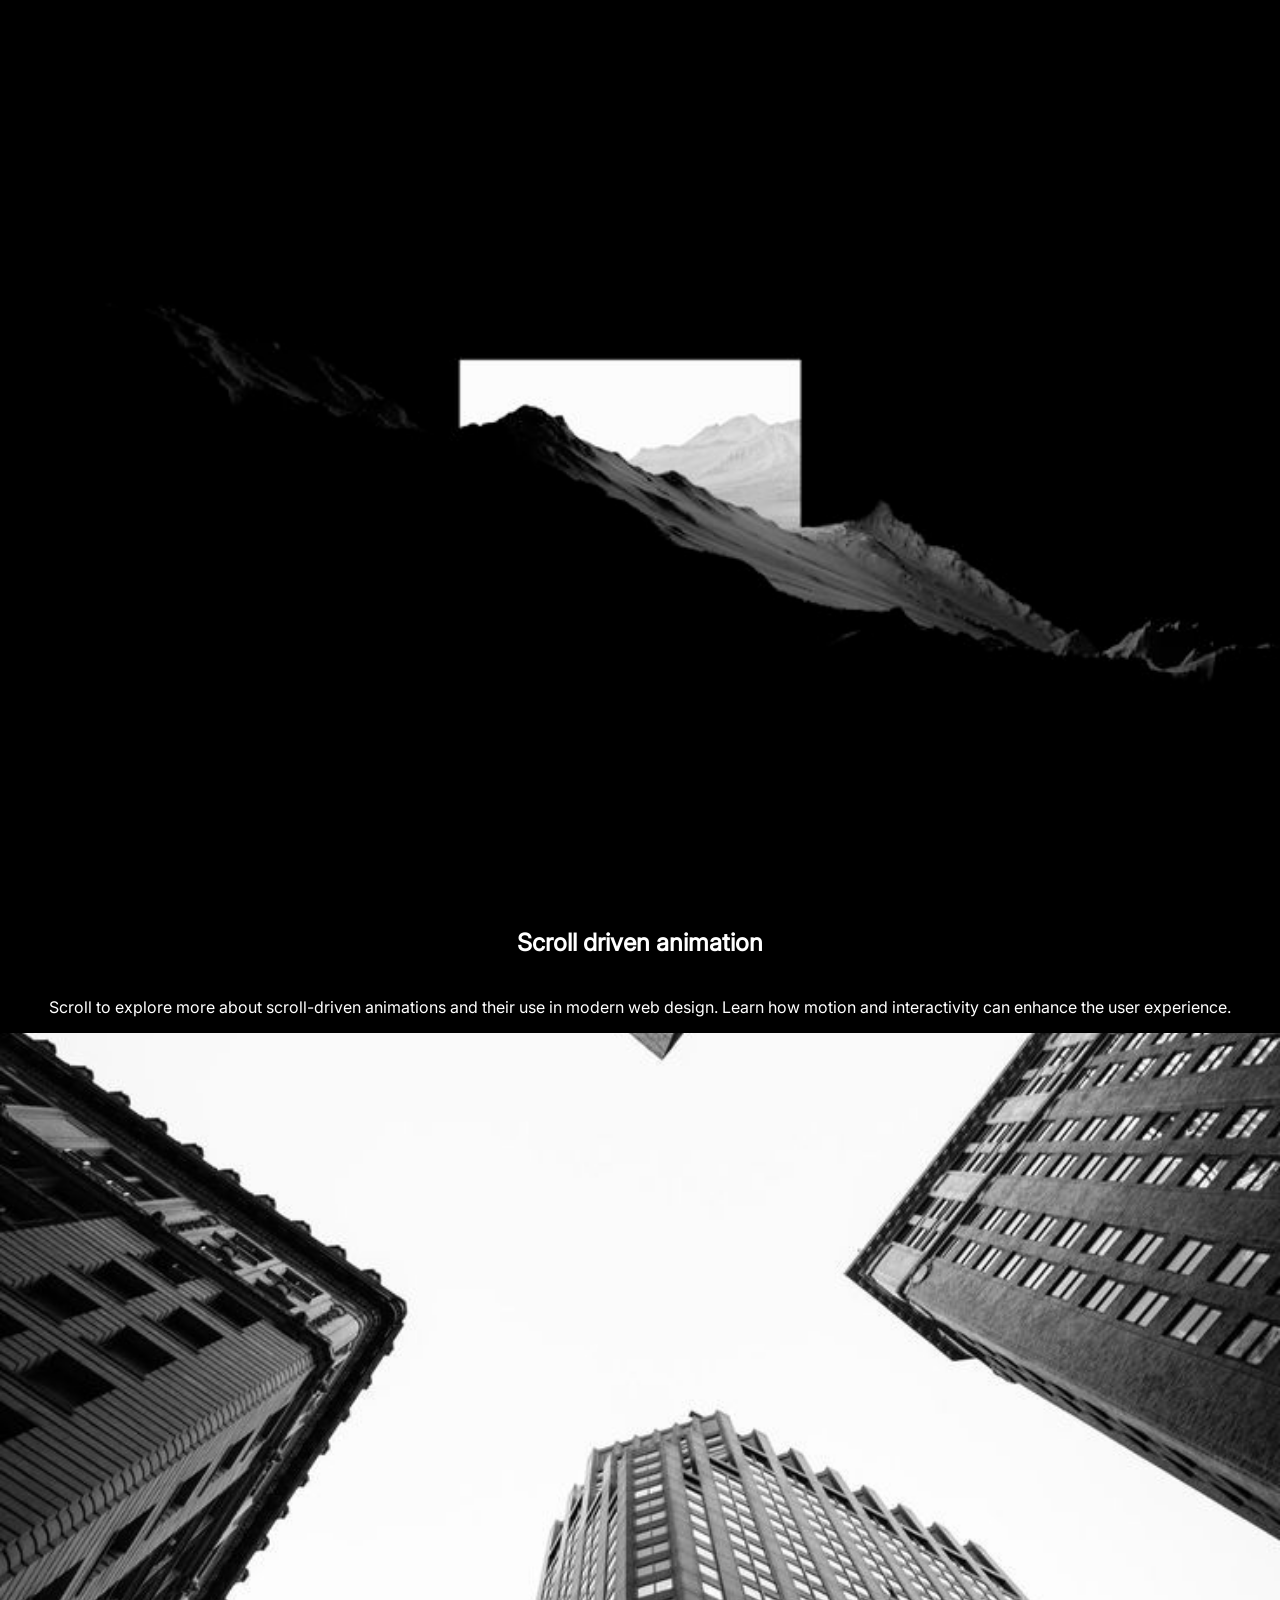
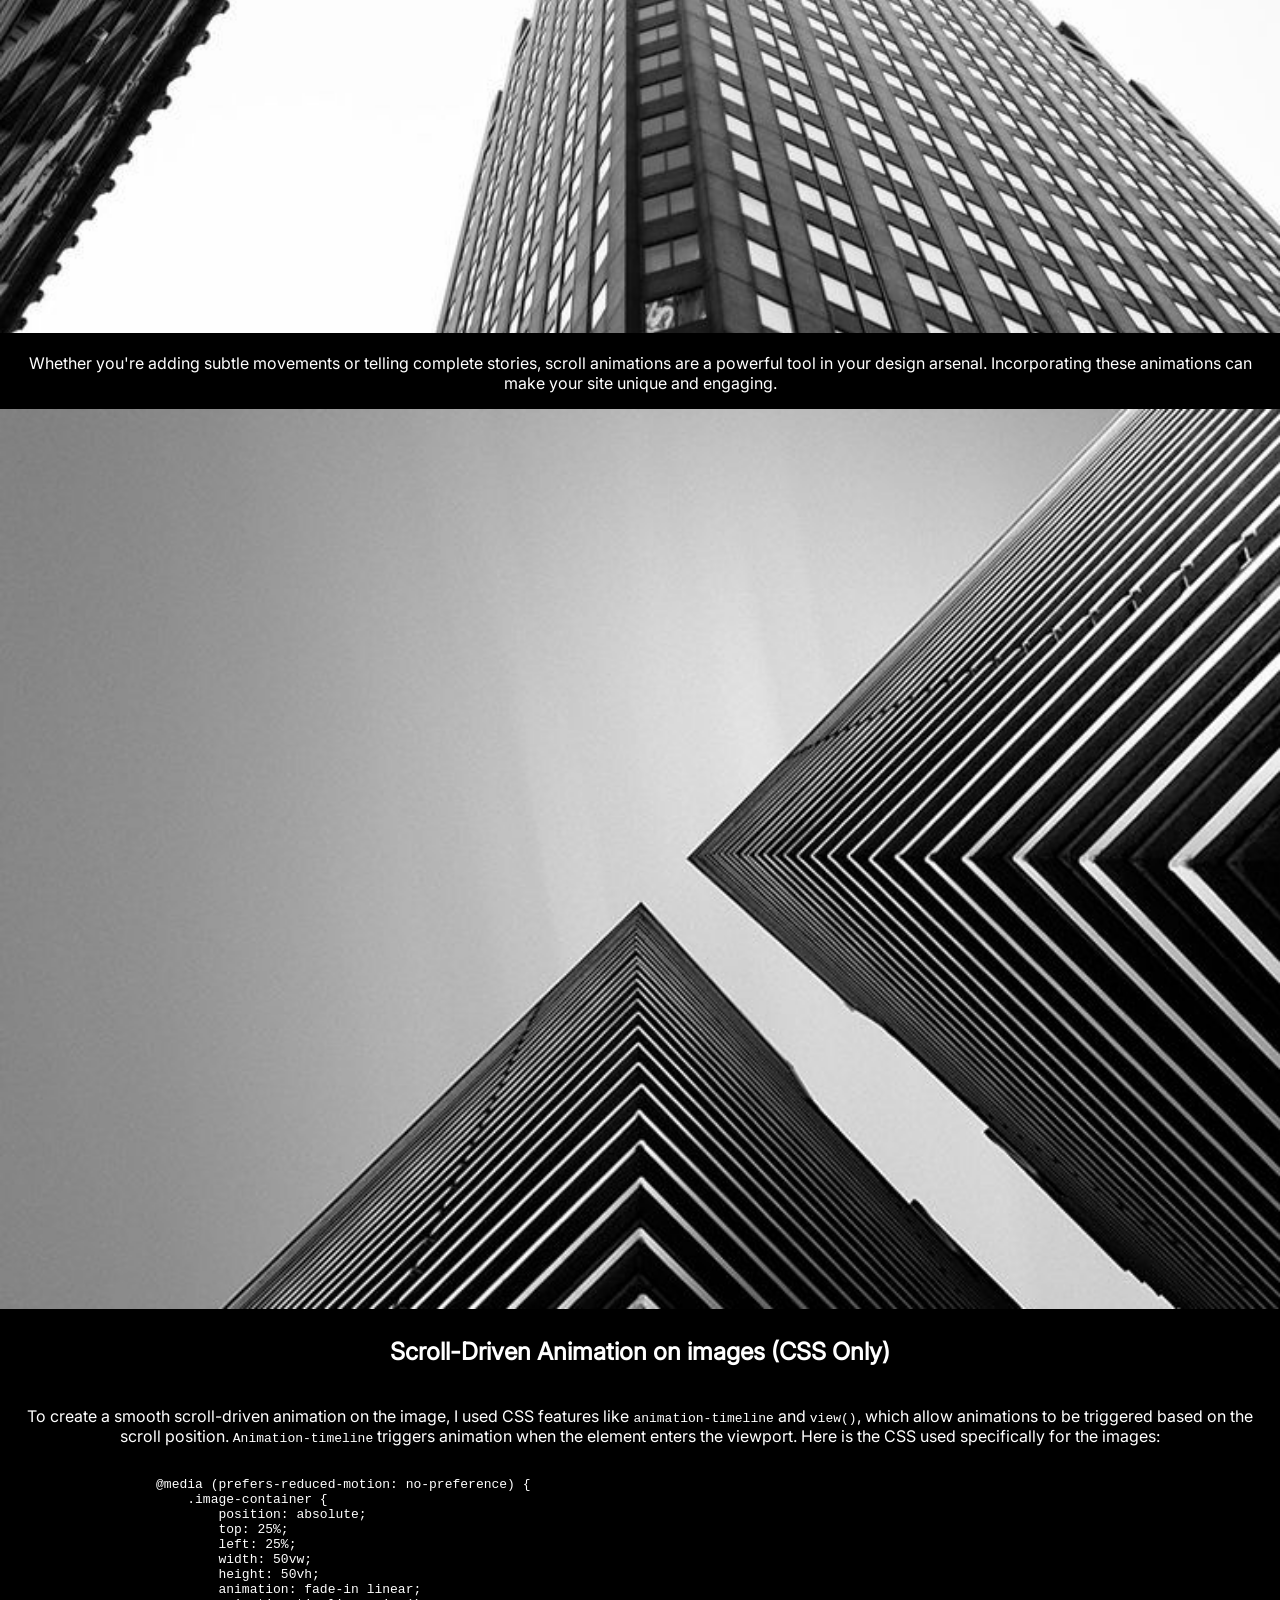
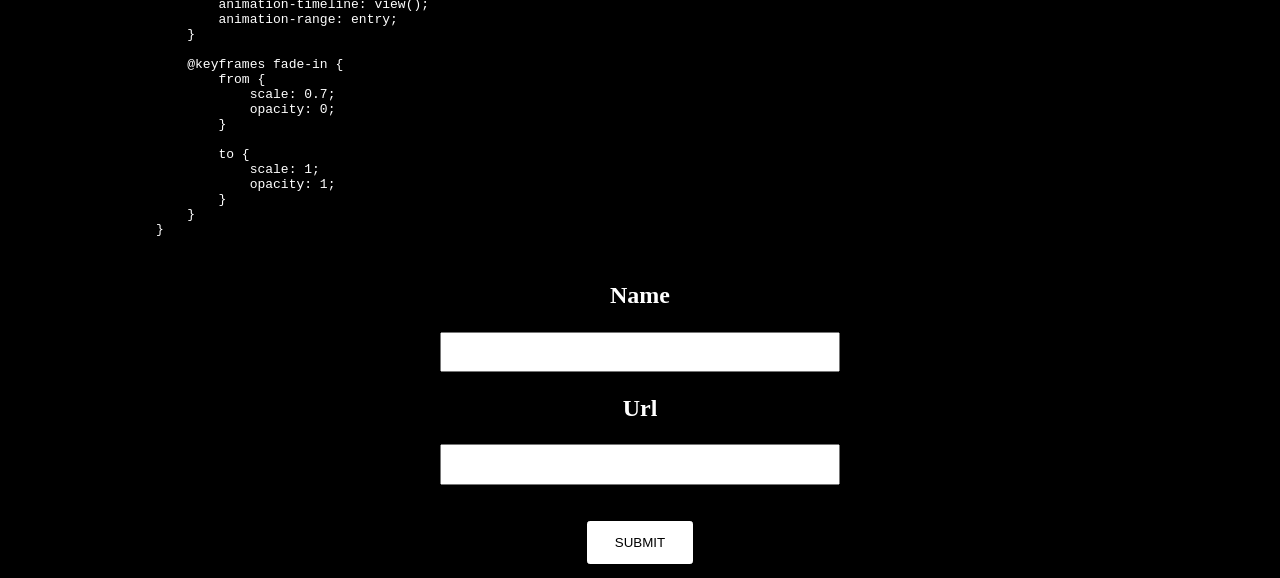
<file: scrolldriven.html>
<!DOCTYPE html>
<html lang="en">
<head>
    <meta charset="UTF-8">
    <meta name="viewport" content="width=device-width, initial-scale=1.0">
    <link rel="stylesheet" href="styles/stylesheet.css">
    <title>Scroll driven animation</title>
</head>

<body>
    <main>
        <div class="scroll-bar"></div>

        <section class="main-content">
            <img src="./assets/hero.png" alt="background image of buildings">
            <h1>Scroll driven animation</h1>
        </section>

        <section>
            <p>Scroll to explore more about scroll-driven animations and their use in modern web design. Learn how motion and interactivity can enhance the user experience.</p>
            <img class="image-container" src="./assets/building.png">
        </section>

        <section>
            <p> Whether you're adding subtle movements or telling complete stories, scroll animations are a powerful tool in your design arsenal. Incorporating these animations can make your site unique and engaging.</p>
            <img class="image-container" src="./assets/building2.png">
        </section>

        <section >
            <h1 class="h1-code">Scroll-Driven Animation on images (CSS Only)</h1>
            <p class="p-code">To create a smooth scroll-driven animation on the image, I used CSS features like <code>animation-timeline</code> and <code>view()</code>, which allow animations to be triggered based on the scroll position. <code>Animation-timeline</code> triggers animation when the element enters the viewport. Here is the CSS used specifically for the images:</p>
            <pre>
                <code>
                    @media (prefers-reduced-motion: no-preference) {
                        .image-container {
                            position: absolute;
                            top: 25%;
                            left: 25%;
                            width: 50vw;
                            height: 50vh;
                            animation: fade-in linear;
                            animation-timeline: view();   
                            animation-range: entry; 
                        }

                        @keyframes fade-in {
                            from {
                                scale: 0.7;
                                opacity: 0;
                            }

                            to {
                                scale: 1;
                                opacity: 1;
                            }
                        }
                    }

                </code>
            </pre>
        </section>

        <form method="post" action="/scrolldriven">
            
            <h2>Name</h2>
            <input type="text" name="name" required/>

            <h2>Url</h2>
            <input type="text" name="descrixption" required/>

            <button type="submit" id="submit-button" class="submit-button" >Submit</button>
        </form>

    </main>

</body>
</html>

<style>
    main {
        background-color: var(--neutral-color-black);
    }

    @media (prefers-reduced-motion: no-preference) {
        .scroll-bar {
            height: .6em;
            position: fixed;
            top: 0;
            background-color: darkblue;
            width: 100%;
            z-index: 1;
            transform-origin: left;
            scale: 0 1;

            animation: scroll linear;
            animation-timeline: scroll(y);
        }
        
        @keyframes scroll {
            to {
                scale: 1 1;
            }
        }
    }


    @media (prefers-reduced-motion: no-preference) {
        .main-content {
            animation: fade-out linear;
            animation-timeline: view();
            animation-range: exit 20em;
        }

        @keyframes fade-out {
            to {
                opacity: 0;
            }
        }
    }

    img {
        width: 100%;
        height: 100vh;
        object-fit: cover;
    }

    h1, p {
        color: var(--neutral-color-white);
        font-family: var(--font-inter-regular);
        text-align: center;
        padding: 1em;
    }

    a {
        display: flex;
        justify-content: center;
    }

    code {
        color: var(--neutral-color-white);
    }

    form {
        display: flex;
        flex-direction: column;
        align-items: center;
        gap: 1em;
        color: var(--neutral-color-white);
    }

    @media (prefers-reduced-motion: no-preference) {
    .image-container {
        animation: fade-in linear;
        animation-timeline: view();  
        animation-range: entry;
    }

    @keyframes fade-in {
        from {
            scale: 0.7;
            opacity: 0;
        }

        to {
            scale: 1;
            opacity: 1;
        }
    }
}

    form input[type="text"] {
        width: 25rem;
        padding: .8em;
        margin-top: .5em;
        margin-bottom: .5em;
    }

    #submit-button {
        background-color: white;
        color: black;
        text-transform: uppercase;
        margin: 1em 0 1em 0;
        padding: 1em 2em 1em 2em;
        max-width: 13em;
        border: 1px solid white;
        border-radius: .2em;
            &:hover {
                border: 1px solid darkblue;
                background-color: darkblue;
                color: white;
                cursor: pointer;
                transition-timing-function: ease-in; /*de animatie begint langzaam en versnelt naar het einde toe.*/
                transition: .5s; /*duur van de animatie in 0.5 seconden*/
            }
    }
</style>
</file>
<file: styles/stylesheet.css>
@font-face {
    font-family: 'Inter Light';
    src: url('../fonts/Inter.ttf') format('truetype');
    font-weight: 300;
}

@font-face {
    font-family: 'Inter Regular';
    src: url('../fonts/Inter.ttf') format('truetype');
    font-weight: 400;
}

@font-face {
    font-family: 'Inter Italic Regular';
    src: url('../fonts/Inter-Italic.ttf') format('truetype');
    font-weight: 400;
    font-style: italic;
}

@font-face {
    font-family: 'Inter Medium';
    src: url('../fonts/Inter.ttf') format('truetype');
    font-weight: 500;
}

@font-face {
    font-family: 'Inter semiBold';
    src: url('../fonts/Inter.ttf') format('truetype');
    font-weight: 600;
}

@font-face {
    font-family: 'Inter Bold';
    src: url('../fonts/Inter.ttf') format('truetype');
    font-weight: 700;
}

body {
    --neutral-color-black: #000000;
    --neutral-color-white: #FFFFFF;
    --accent-color-darkgreen: #3A3C34;

    --font-inter-light: 'Inter Light', sans-serif;
    --font-inter-regular: 'Inter Regular', sans-serif;
    --font-inter-italic-regular: 'Inter Italic Regular', sans-serif;
    --font-inter-medium: 'Inter Medium', sans-serif;
    --font-inter-semiBold: 'Inter SemiBold', sans-serif;
    --font-inter-bold: 'Inter Bold', sans-serif;

    --font-size-heading: 5.5rem; /* 5.5 * 16px = 88px */
    --font-size-xxl: 2.5rem;   /* 2.5 * 16px = 40px */
    --font-size-xl: 2rem;   /* 2 * 16px = 32px */
    --font-size-l: 1.5rem;    /* 1.5 * 16px = 24px */
    --font-size-m: 1.25rem;   /* 1.25 * 16px = 20px */
    --font-size-s: 1rem;      /* 1 * 16px = 16px */
    --font-size-xs: 0.875rem; /* 0.875 * 16px = 14px */
}

* {
    margin: 0;
    padding: 0;
    box-sizing: border-box; 
}
</file>
